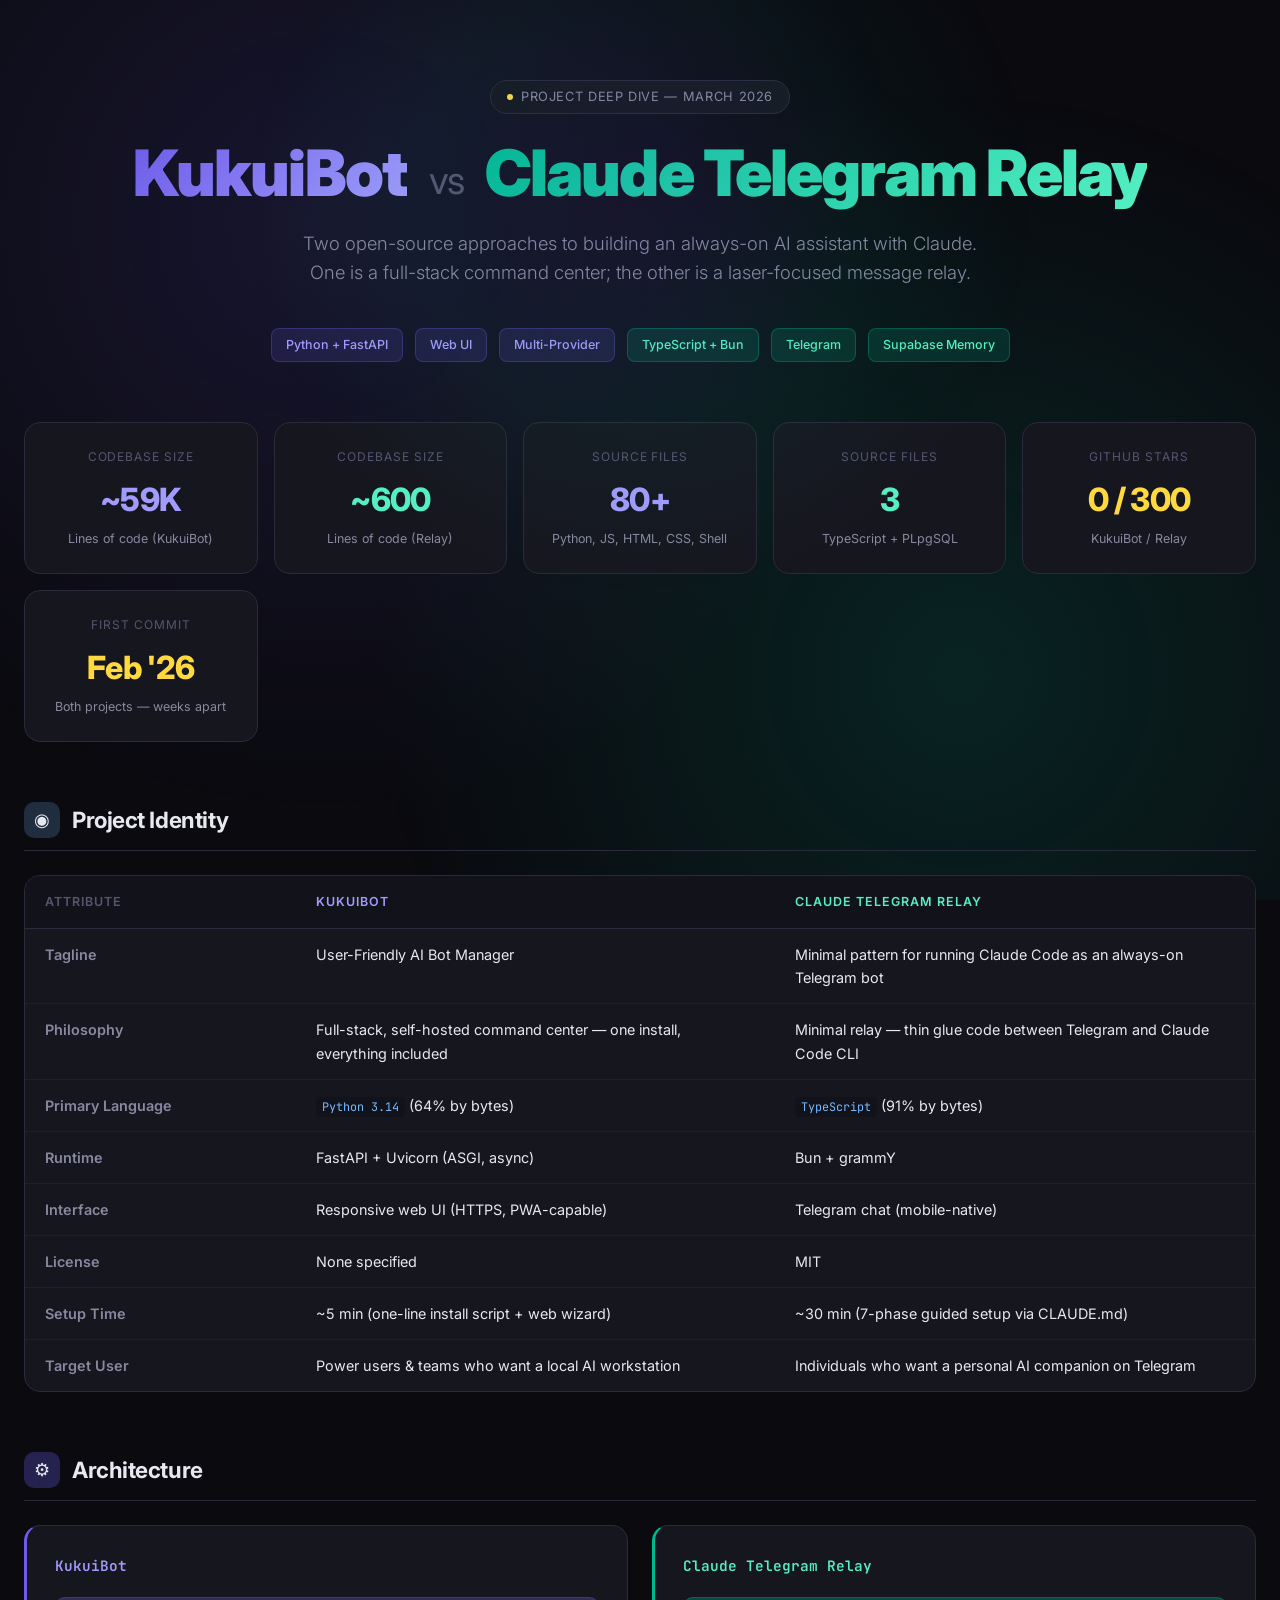
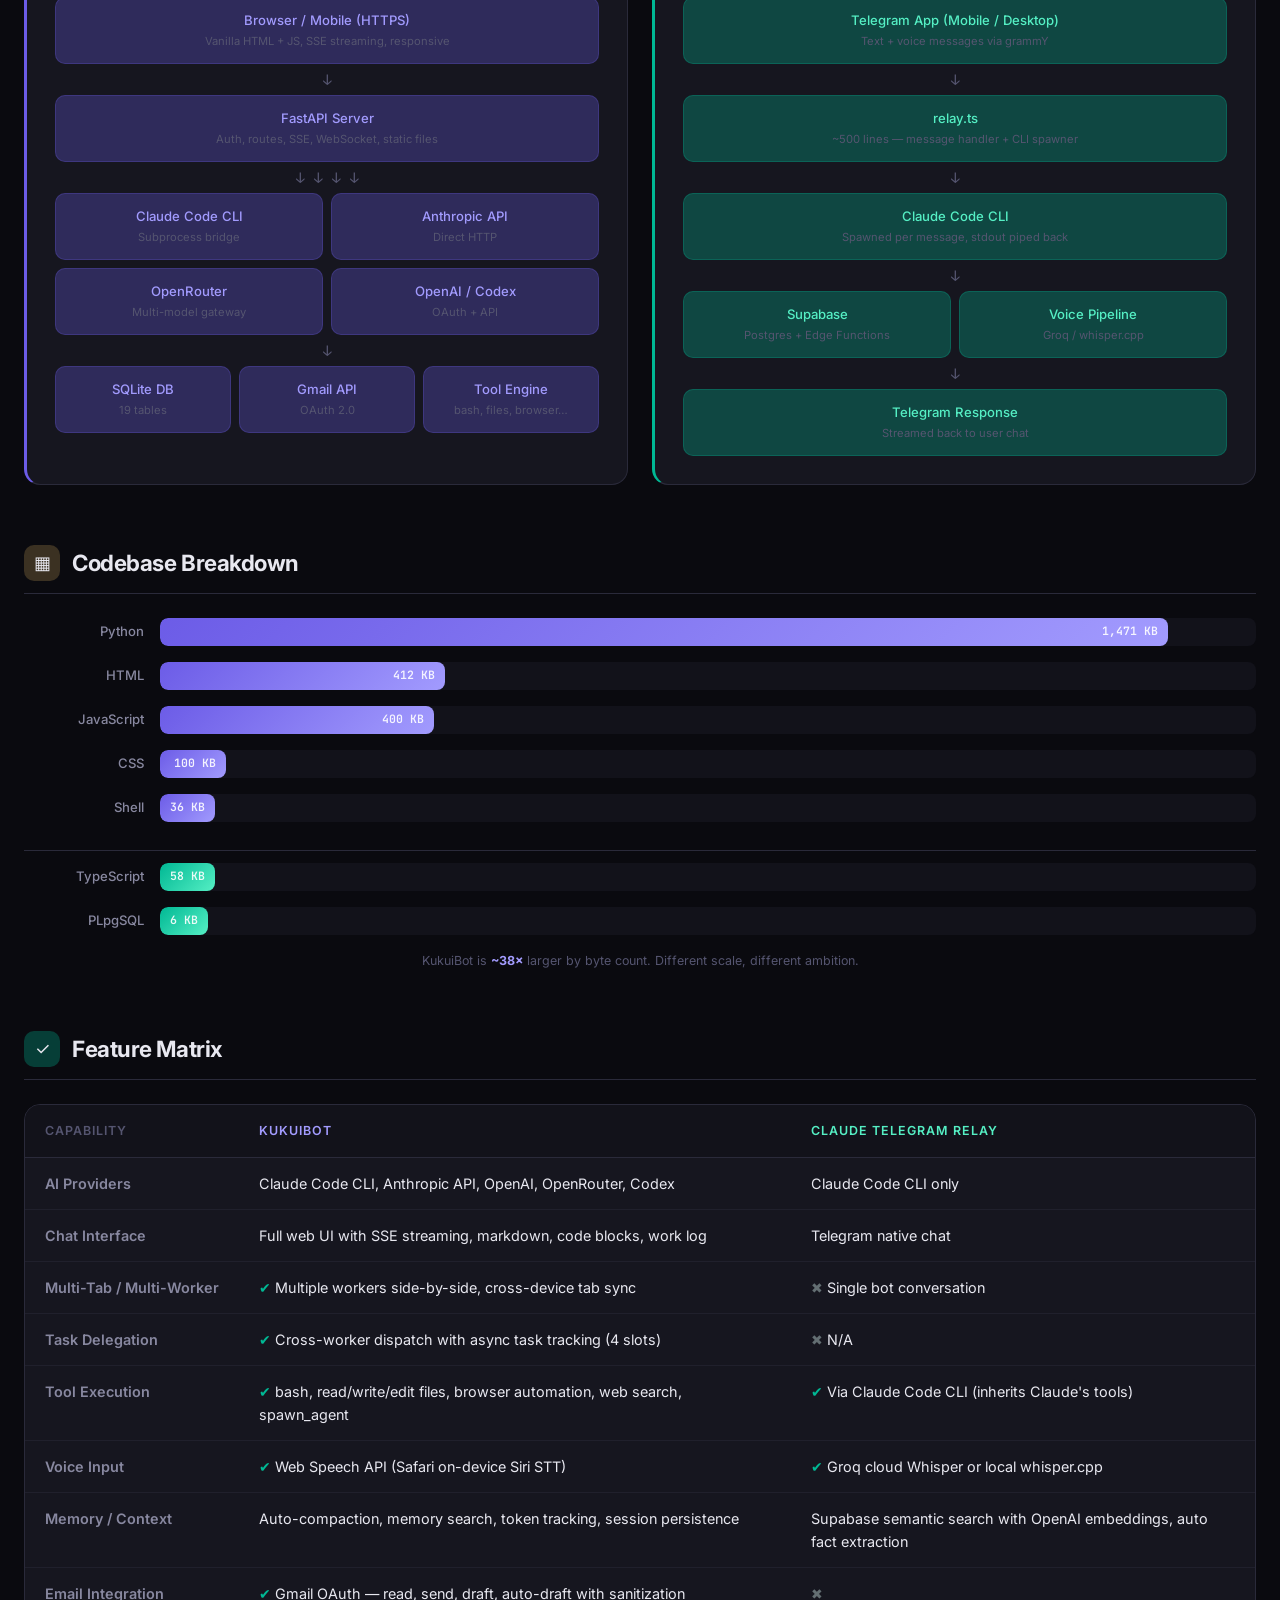
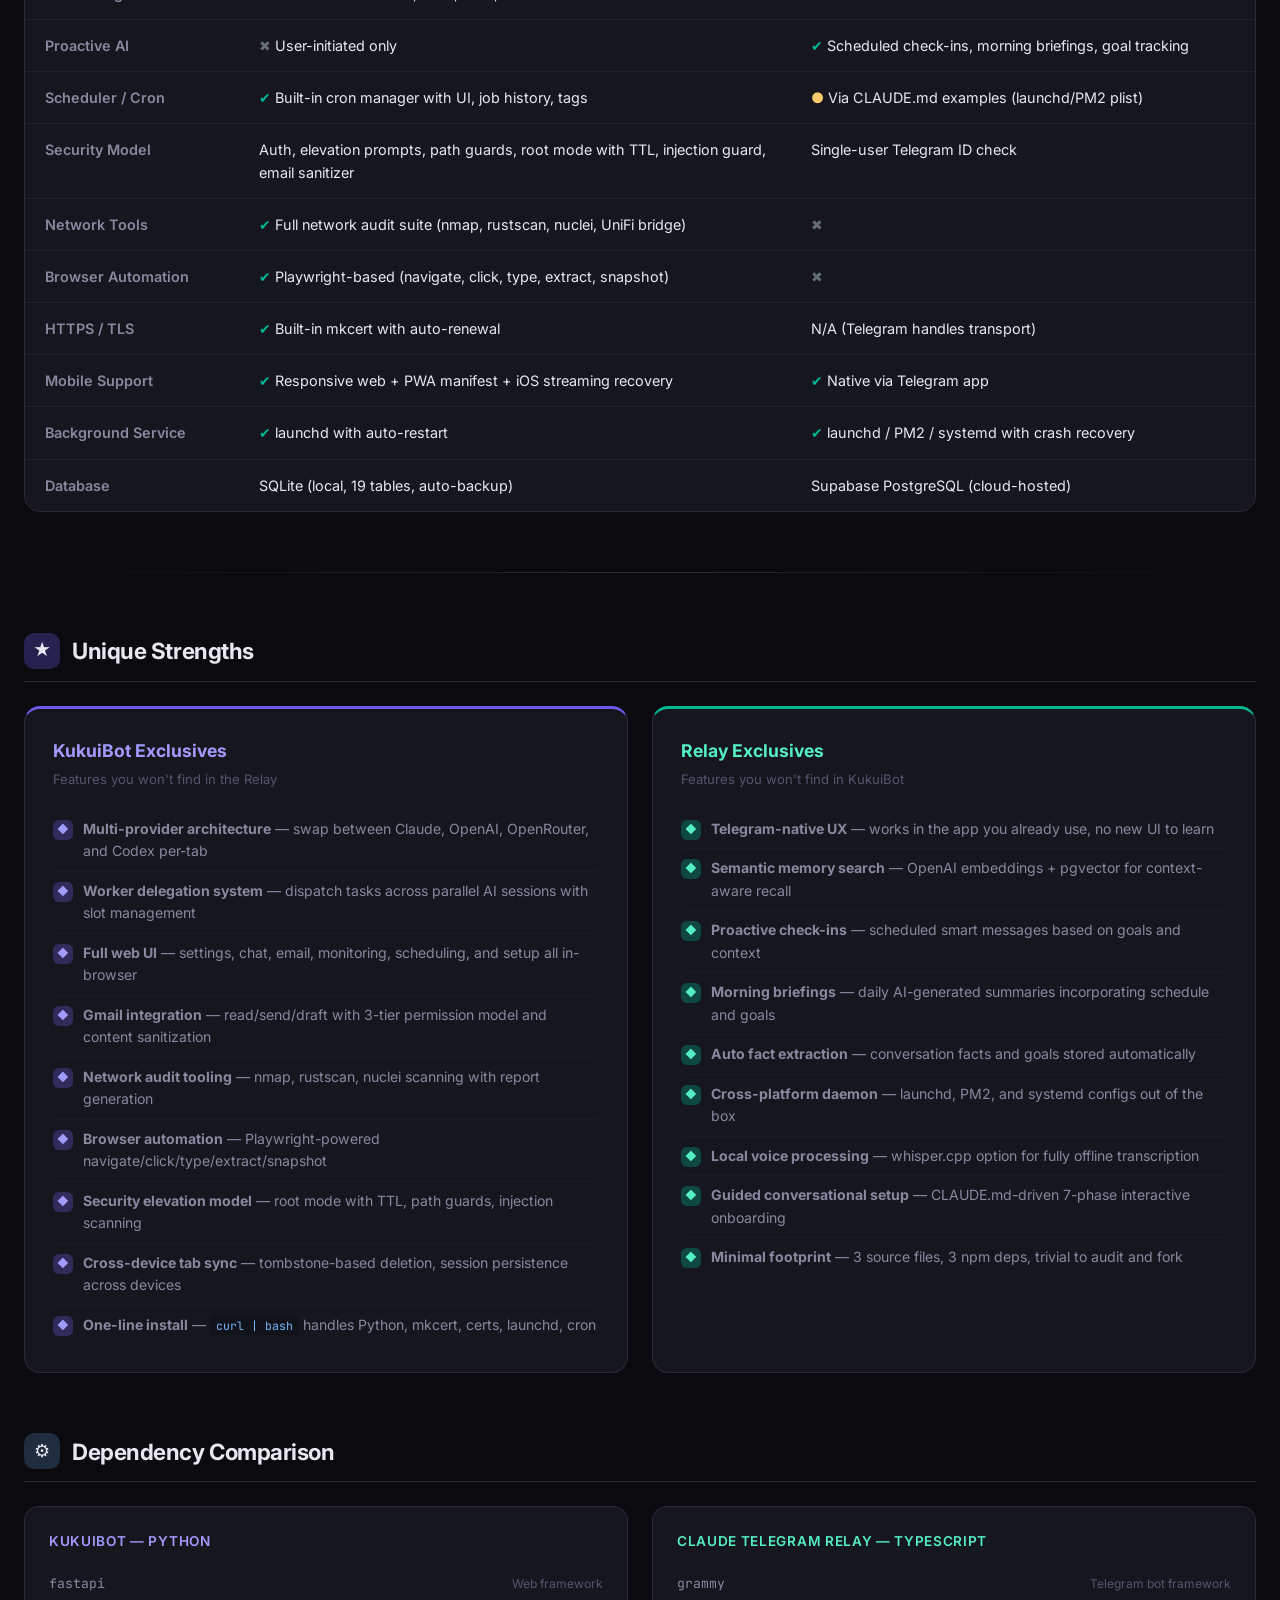
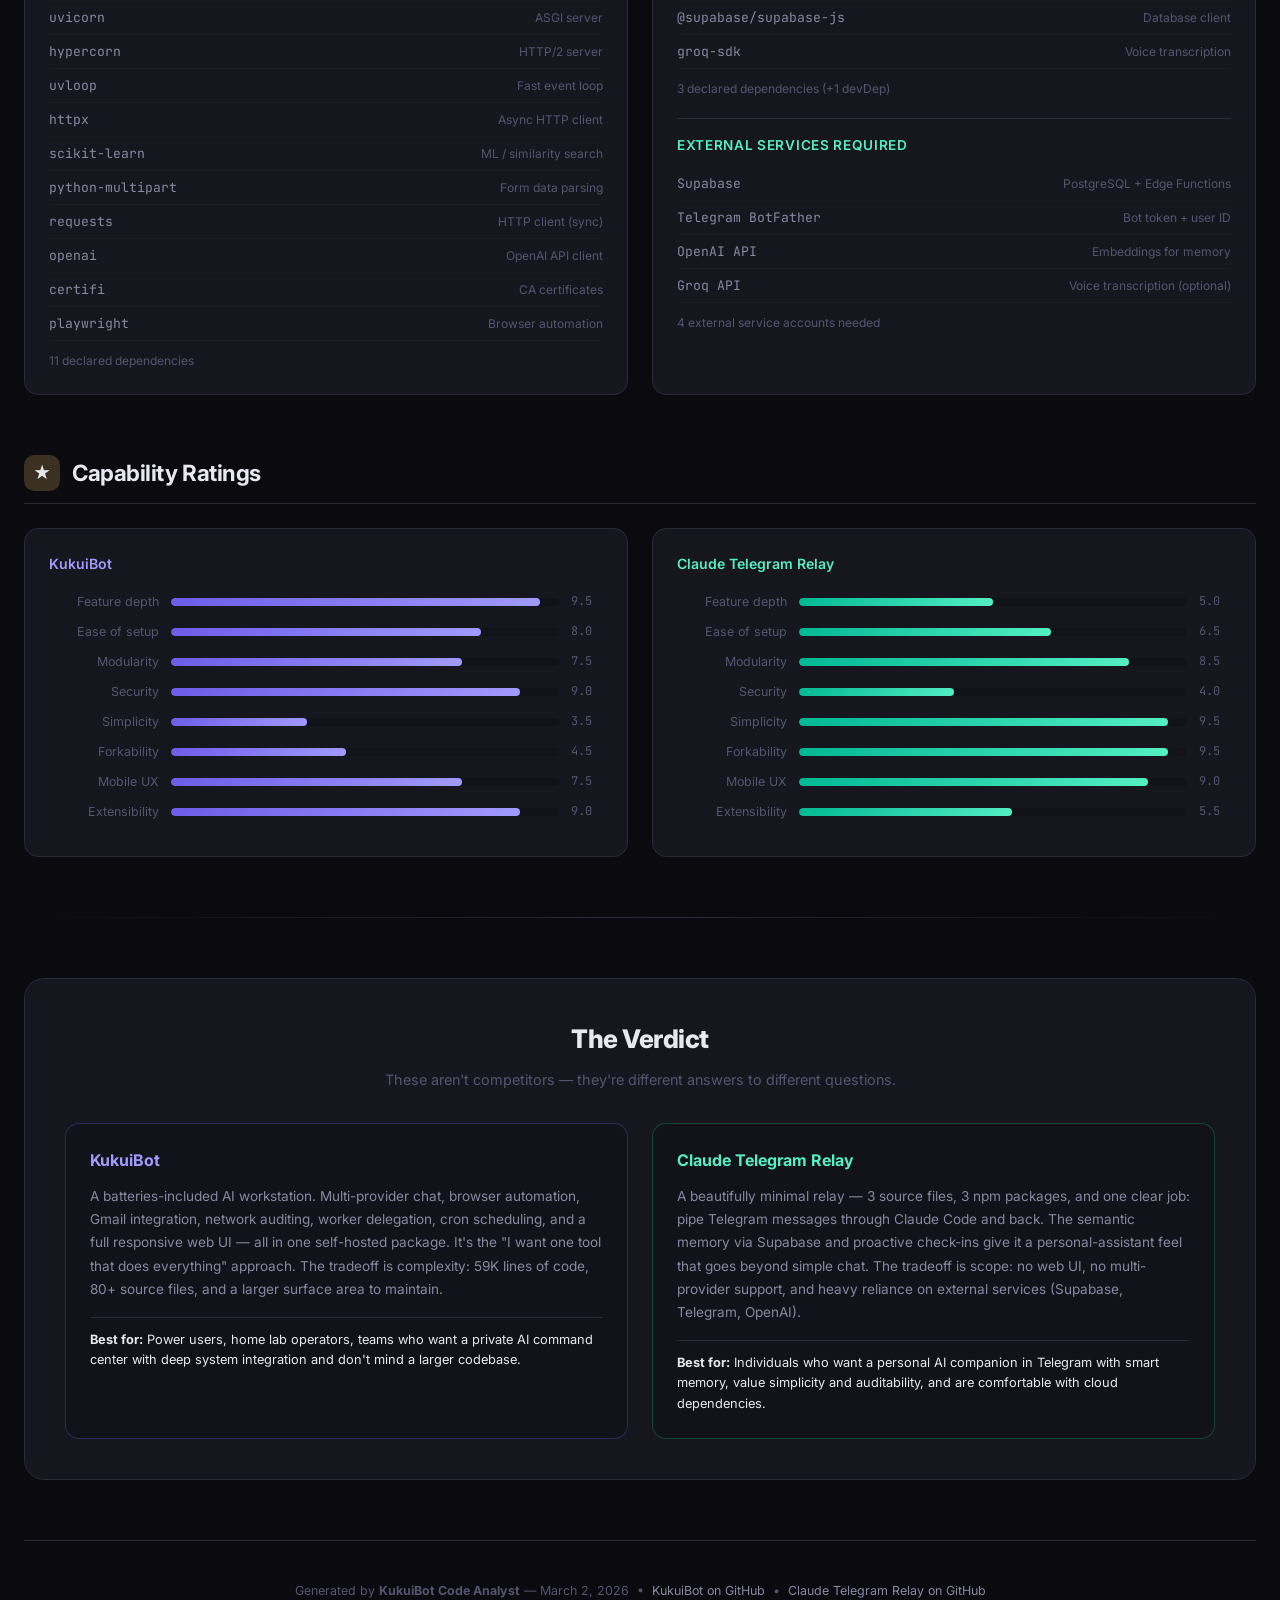
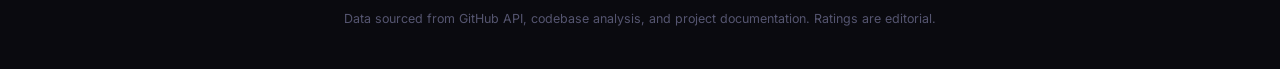
<file: static/project-comparison.html>
<!DOCTYPE html>
<html lang="en">
<head>
<meta charset="UTF-8">
<meta name="viewport" content="width=device-width, initial-scale=1.0">
<title>KukuiBot vs Claude Telegram Relay — Project Comparison</title>
<style>
  @import url('https://fonts.googleapis.com/css2?family=Inter:wght@300;400;500;600;700;800;900&family=JetBrains+Mono:wght@400;500;600&display=swap');

  :root {
    --bg-primary: #0a0a0f;
    --bg-secondary: #12121a;
    --bg-card: #16161f;
    --bg-card-hover: #1c1c28;
    --border: #2a2a3a;
    --border-glow: #3a3a5a;
    --text-primary: #e8e8f0;
    --text-secondary: #8888a0;
    --text-muted: #555570;
    --kukui-primary: #6c5ce7;
    --kukui-secondary: #a29bfe;
    --kukui-glow: rgba(108, 92, 231, 0.15);
    --kukui-glow-strong: rgba(108, 92, 231, 0.3);
    --relay-primary: #00b894;
    --relay-secondary: #55efc4;
    --relay-glow: rgba(0, 184, 148, 0.15);
    --relay-glow-strong: rgba(0, 184, 148, 0.3);
    --accent-yellow: #ffd93d;
    --accent-red: #ff6b6b;
    --accent-blue: #74b9ff;
    --accent-orange: #fdcb6e;
    --gradient-kukui: linear-gradient(135deg, #6c5ce7, #a29bfe);
    --gradient-relay: linear-gradient(135deg, #00b894, #55efc4);
    --gradient-hero: linear-gradient(135deg, #0a0a0f 0%, #1a1a2e 50%, #0a0a0f 100%);
  }

  * { margin: 0; padding: 0; box-sizing: border-box; }

  body {
    font-family: 'Inter', -apple-system, BlinkMacSystemFont, sans-serif;
    background: var(--bg-primary);
    color: var(--text-primary);
    line-height: 1.6;
    overflow-x: hidden;
  }

  /* Animated background */
  .bg-grid {
    position: fixed;
    top: 0; left: 0; right: 0; bottom: 0;
    background-image:
      radial-gradient(circle at 25% 25%, var(--kukui-glow) 0%, transparent 50%),
      radial-gradient(circle at 75% 75%, var(--relay-glow) 0%, transparent 50%);
    pointer-events: none;
    z-index: 0;
  }

  .container {
    position: relative;
    z-index: 1;
    max-width: 1400px;
    margin: 0 auto;
    padding: 0 24px;
  }

  /* === HERO === */
  .hero {
    padding: 80px 0 60px;
    text-align: center;
    position: relative;
  }

  .hero::before {
    content: '';
    position: absolute;
    top: -200px;
    left: 50%;
    transform: translateX(-50%);
    width: 800px;
    height: 800px;
    background: radial-gradient(circle, rgba(108,92,231,0.08) 0%, rgba(0,184,148,0.05) 40%, transparent 70%);
    pointer-events: none;
  }

  .hero-badge {
    display: inline-flex;
    align-items: center;
    gap: 8px;
    padding: 6px 16px;
    background: var(--bg-card);
    border: 1px solid var(--border);
    border-radius: 100px;
    font-size: 0.8rem;
    color: var(--text-secondary);
    margin-bottom: 24px;
    letter-spacing: 0.05em;
    text-transform: uppercase;
  }

  .hero-badge .dot {
    width: 6px; height: 6px;
    border-radius: 50%;
    background: var(--accent-yellow);
    animation: pulse 2s ease-in-out infinite;
  }

  @keyframes pulse {
    0%, 100% { opacity: 1; }
    50% { opacity: 0.4; }
  }

  .hero h1 {
    font-size: clamp(2.5rem, 5vw, 4rem);
    font-weight: 900;
    letter-spacing: -0.03em;
    line-height: 1.1;
    margin-bottom: 20px;
  }

  .hero h1 .kukui { background: var(--gradient-kukui); -webkit-background-clip: text; -webkit-text-fill-color: transparent; }
  .hero h1 .vs { color: var(--text-muted); font-weight: 400; font-size: 0.6em; vertical-align: middle; margin: 0 12px; }
  .hero h1 .relay { background: var(--gradient-relay); -webkit-background-clip: text; -webkit-text-fill-color: transparent; }

  .hero-sub {
    font-size: 1.15rem;
    color: var(--text-secondary);
    max-width: 700px;
    margin: 0 auto 40px;
    font-weight: 300;
  }

  .hero-tags {
    display: flex;
    justify-content: center;
    gap: 12px;
    flex-wrap: wrap;
  }

  .hero-tag {
    padding: 6px 14px;
    border-radius: 8px;
    font-size: 0.78rem;
    font-weight: 500;
    border: 1px solid var(--border);
  }

  .hero-tag.kukui { background: var(--kukui-glow); border-color: rgba(108,92,231,0.3); color: var(--kukui-secondary); }
  .hero-tag.relay { background: var(--relay-glow); border-color: rgba(0,184,148,0.3); color: var(--relay-secondary); }

  /* === QUICK STATS === */
  .stats-row {
    display: grid;
    grid-template-columns: repeat(auto-fit, minmax(200px, 1fr));
    gap: 16px;
    margin-bottom: 60px;
  }

  .stat-card {
    background: var(--bg-card);
    border: 1px solid var(--border);
    border-radius: 16px;
    padding: 24px;
    text-align: center;
    transition: all 0.3s ease;
  }

  .stat-card:hover {
    border-color: var(--border-glow);
    transform: translateY(-2px);
  }

  .stat-label {
    font-size: 0.75rem;
    color: var(--text-muted);
    text-transform: uppercase;
    letter-spacing: 0.08em;
    margin-bottom: 8px;
  }

  .stat-value {
    font-size: 2rem;
    font-weight: 800;
    letter-spacing: -0.02em;
  }

  .stat-sub {
    font-size: 0.78rem;
    color: var(--text-secondary);
    margin-top: 4px;
  }

  .stat-value.kukui { color: var(--kukui-secondary); }
  .stat-value.relay { color: var(--relay-secondary); }
  .stat-value.neutral { color: var(--accent-yellow); }

  /* === SECTION HEADERS === */
  .section {
    margin-bottom: 60px;
  }

  .section-header {
    display: flex;
    align-items: center;
    gap: 12px;
    margin-bottom: 24px;
    padding-bottom: 12px;
    border-bottom: 1px solid var(--border);
  }

  .section-icon {
    width: 36px;
    height: 36px;
    border-radius: 10px;
    display: flex;
    align-items: center;
    justify-content: center;
    font-size: 1.1rem;
    flex-shrink: 0;
  }

  .section-icon.purple { background: var(--kukui-glow-strong); }
  .section-icon.green { background: var(--relay-glow-strong); }
  .section-icon.blue { background: rgba(116,185,255,0.2); }
  .section-icon.orange { background: rgba(253,203,110,0.2); }

  .section-title {
    font-size: 1.4rem;
    font-weight: 700;
    letter-spacing: -0.02em;
  }

  /* === COMPARISON TABLE === */
  .comparison-table {
    width: 100%;
    border-collapse: separate;
    border-spacing: 0;
    background: var(--bg-card);
    border: 1px solid var(--border);
    border-radius: 16px;
    overflow: hidden;
    font-size: 0.9rem;
  }

  .comparison-table thead th {
    padding: 16px 20px;
    text-align: left;
    font-weight: 600;
    font-size: 0.78rem;
    text-transform: uppercase;
    letter-spacing: 0.08em;
    color: var(--text-muted);
    background: var(--bg-secondary);
    border-bottom: 1px solid var(--border);
  }

  .comparison-table thead th:nth-child(2) { color: var(--kukui-secondary); }
  .comparison-table thead th:nth-child(3) { color: var(--relay-secondary); }

  .comparison-table tbody td {
    padding: 14px 20px;
    border-bottom: 1px solid rgba(42,42,58,0.5);
    vertical-align: top;
  }

  .comparison-table tbody tr:last-child td { border-bottom: none; }

  .comparison-table tbody tr:hover {
    background: var(--bg-card-hover);
  }

  .comparison-table .row-label {
    font-weight: 600;
    color: var(--text-secondary);
    white-space: nowrap;
    min-width: 160px;
  }

  .comparison-table .check { color: #00b894; }
  .comparison-table .cross { color: #636e72; }
  .comparison-table .partial { color: var(--accent-orange); }

  /* === FEATURE MATRIX === */
  .feature-grid {
    display: grid;
    grid-template-columns: 1fr 1fr;
    gap: 24px;
  }

  @media (max-width: 768px) {
    .feature-grid { grid-template-columns: 1fr; }
  }

  .feature-panel {
    background: var(--bg-card);
    border: 1px solid var(--border);
    border-radius: 16px;
    padding: 28px;
    transition: all 0.3s ease;
  }

  .feature-panel:hover {
    border-color: var(--border-glow);
  }

  .feature-panel.kukui { border-top: 3px solid var(--kukui-primary); }
  .feature-panel.relay { border-top: 3px solid var(--relay-primary); }

  .panel-title {
    font-size: 1.1rem;
    font-weight: 700;
    margin-bottom: 4px;
  }

  .panel-title.kukui { color: var(--kukui-secondary); }
  .panel-title.relay { color: var(--relay-secondary); }

  .panel-desc {
    font-size: 0.82rem;
    color: var(--text-muted);
    margin-bottom: 20px;
  }

  .feature-list {
    list-style: none;
  }

  .feature-list li {
    display: flex;
    align-items: flex-start;
    gap: 10px;
    padding: 8px 0;
    border-bottom: 1px solid rgba(42,42,58,0.3);
    font-size: 0.88rem;
    color: var(--text-secondary);
  }

  .feature-list li:last-child { border-bottom: none; }

  .feature-list .icon {
    flex-shrink: 0;
    width: 20px;
    height: 20px;
    border-radius: 6px;
    display: flex;
    align-items: center;
    justify-content: center;
    font-size: 0.7rem;
    margin-top: 2px;
  }

  .feature-list .icon.k { background: var(--kukui-glow-strong); color: var(--kukui-secondary); }
  .feature-list .icon.r { background: var(--relay-glow-strong); color: var(--relay-secondary); }

  /* === CODE SIZE BARS === */
  .bar-chart {
    display: flex;
    flex-direction: column;
    gap: 16px;
  }

  .bar-item {
    display: flex;
    align-items: center;
    gap: 16px;
  }

  .bar-label {
    width: 120px;
    font-size: 0.82rem;
    color: var(--text-secondary);
    font-weight: 500;
    text-align: right;
    flex-shrink: 0;
  }

  .bar-track {
    flex: 1;
    height: 28px;
    background: var(--bg-secondary);
    border-radius: 8px;
    overflow: hidden;
    position: relative;
    display: flex;
  }

  .bar-fill {
    height: 100%;
    border-radius: 8px;
    display: flex;
    align-items: center;
    justify-content: flex-end;
    padding: 0 10px;
    font-size: 0.72rem;
    font-weight: 600;
    font-family: 'JetBrains Mono', monospace;
    color: rgba(255,255,255,0.9);
    min-width: fit-content;
    transition: width 1.5s cubic-bezier(0.16, 1, 0.3, 1);
  }

  .bar-fill.kukui { background: var(--gradient-kukui); }
  .bar-fill.relay { background: var(--gradient-relay); }

  /* === ARCHITECTURE DIAGRAM === */
  .arch-grid {
    display: grid;
    grid-template-columns: 1fr 1fr;
    gap: 24px;
  }

  @media (max-width: 768px) {
    .arch-grid { grid-template-columns: 1fr; }
  }

  .arch-panel {
    background: var(--bg-card);
    border: 1px solid var(--border);
    border-radius: 16px;
    padding: 28px;
  }

  .arch-panel.kukui { border-left: 3px solid var(--kukui-primary); }
  .arch-panel.relay { border-left: 3px solid var(--relay-primary); }

  .arch-title {
    font-family: 'JetBrains Mono', monospace;
    font-size: 0.9rem;
    font-weight: 600;
    margin-bottom: 20px;
  }

  .arch-flow {
    display: flex;
    flex-direction: column;
    gap: 0;
  }

  .arch-node {
    padding: 12px 16px;
    border-radius: 10px;
    font-size: 0.82rem;
    font-weight: 500;
    text-align: center;
    position: relative;
  }

  .arch-node.kukui-node {
    background: var(--kukui-glow-strong);
    border: 1px solid rgba(108,92,231,0.25);
    color: var(--kukui-secondary);
  }

  .arch-node.relay-node {
    background: var(--relay-glow-strong);
    border: 1px solid rgba(0,184,148,0.25);
    color: var(--relay-secondary);
  }

  .arch-arrow {
    text-align: center;
    color: var(--text-muted);
    font-size: 0.9rem;
    padding: 4px 0;
    font-family: 'JetBrains Mono', monospace;
  }

  .arch-node-sub {
    font-size: 0.7rem;
    color: var(--text-muted);
    font-weight: 400;
    display: block;
    margin-top: 2px;
  }

  /* === VERDICT === */
  .verdict {
    background: var(--bg-card);
    border: 1px solid var(--border);
    border-radius: 20px;
    padding: 40px;
    margin: 60px 0;
  }

  .verdict-title {
    font-size: 1.6rem;
    font-weight: 800;
    text-align: center;
    margin-bottom: 8px;
    letter-spacing: -0.02em;
  }

  .verdict-sub {
    text-align: center;
    color: var(--text-muted);
    font-size: 0.9rem;
    margin-bottom: 32px;
  }

  .verdict-grid {
    display: grid;
    grid-template-columns: 1fr 1fr;
    gap: 24px;
  }

  @media (max-width: 768px) {
    .verdict-grid { grid-template-columns: 1fr; }
  }

  .verdict-card {
    padding: 24px;
    border-radius: 14px;
    border: 1px solid var(--border);
    background: var(--bg-secondary);
  }

  .verdict-card.kukui { border-color: rgba(108,92,231,0.3); }
  .verdict-card.relay { border-color: rgba(0,184,148,0.3); }

  .verdict-card h3 {
    font-size: 1rem;
    font-weight: 700;
    margin-bottom: 12px;
  }

  .verdict-card.kukui h3 { color: var(--kukui-secondary); }
  .verdict-card.relay h3 { color: var(--relay-secondary); }

  .verdict-card p {
    font-size: 0.85rem;
    color: var(--text-secondary);
    line-height: 1.7;
  }

  .verdict-card .best-for {
    margin-top: 16px;
    padding-top: 12px;
    border-top: 1px solid var(--border);
    font-size: 0.8rem;
  }

  .verdict-card .best-for strong {
    color: var(--text-primary);
  }

  /* === FOOTER === */
  footer {
    text-align: center;
    padding: 40px 0;
    color: var(--text-muted);
    font-size: 0.78rem;
    border-top: 1px solid var(--border);
  }

  footer a {
    color: var(--text-secondary);
    text-decoration: none;
  }

  footer a:hover { text-decoration: underline; }

  /* === TOOLTIP === */
  .tip {
    position: relative;
    cursor: help;
    border-bottom: 1px dotted var(--text-muted);
  }

  .tip:hover::after {
    content: attr(data-tip);
    position: absolute;
    bottom: 100%;
    left: 50%;
    transform: translateX(-50%);
    padding: 6px 12px;
    background: var(--bg-secondary);
    border: 1px solid var(--border);
    border-radius: 8px;
    font-size: 0.75rem;
    color: var(--text-secondary);
    white-space: nowrap;
    z-index: 10;
  }

  /* Monospace highlights */
  code {
    font-family: 'JetBrains Mono', monospace;
    font-size: 0.82em;
    background: var(--bg-secondary);
    padding: 2px 6px;
    border-radius: 4px;
    color: var(--accent-blue);
  }

  /* === DEPENDENCY SECTION === */
  .dep-columns {
    display: grid;
    grid-template-columns: 1fr 1fr;
    gap: 24px;
  }

  @media (max-width: 768px) {
    .dep-columns { grid-template-columns: 1fr; }
  }

  .dep-card {
    background: var(--bg-card);
    border: 1px solid var(--border);
    border-radius: 14px;
    padding: 24px;
  }

  .dep-card h4 {
    font-size: 0.85rem;
    font-weight: 600;
    margin-bottom: 14px;
    text-transform: uppercase;
    letter-spacing: 0.05em;
  }

  .dep-item {
    display: flex;
    justify-content: space-between;
    align-items: center;
    padding: 6px 0;
    border-bottom: 1px solid rgba(42,42,58,0.3);
    font-size: 0.82rem;
  }

  .dep-item:last-child { border-bottom: none; }

  .dep-name {
    font-family: 'JetBrains Mono', monospace;
    color: var(--text-secondary);
  }

  .dep-role {
    color: var(--text-muted);
    font-size: 0.75rem;
  }

  /* Radar label */
  .radar-wrapper {
    display: grid;
    grid-template-columns: 1fr 1fr;
    gap: 24px;
    margin-top: 24px;
  }

  @media (max-width: 768px) {
    .radar-wrapper { grid-template-columns: 1fr; }
  }

  .radar-card {
    background: var(--bg-card);
    border: 1px solid var(--border);
    border-radius: 14px;
    padding: 24px;
  }

  .radar-card h4 {
    font-size: 0.88rem;
    font-weight: 600;
    margin-bottom: 16px;
  }

  .radar-row {
    display: flex;
    align-items: center;
    gap: 12px;
    margin-bottom: 10px;
  }

  .radar-label {
    width: 110px;
    font-size: 0.78rem;
    color: var(--text-muted);
    text-align: right;
    flex-shrink: 0;
  }

  .radar-bar-bg {
    flex: 1;
    height: 8px;
    background: var(--bg-secondary);
    border-radius: 4px;
    overflow: hidden;
  }

  .radar-bar-fill {
    height: 100%;
    border-radius: 4px;
    transition: width 1.5s cubic-bezier(0.16, 1, 0.3, 1);
  }

  .radar-bar-fill.kukui { background: var(--gradient-kukui); }
  .radar-bar-fill.relay { background: var(--gradient-relay); }

  .radar-val {
    width: 32px;
    font-size: 0.75rem;
    font-family: 'JetBrains Mono', monospace;
    color: var(--text-muted);
    flex-shrink: 0;
  }

  /* Separator line */
  .sep {
    height: 1px;
    background: linear-gradient(90deg, transparent, var(--border), transparent);
    margin: 60px 0;
  }
</style>
</head>
<body>
<div class="bg-grid"></div>
<div class="container">

  <!-- HERO -->
  <section class="hero">
    <div class="hero-badge"><span class="dot"></span> Project Deep Dive &mdash; March 2026</div>
    <h1>
      <span class="kukui">KukuiBot</span>
      <span class="vs">vs</span>
      <span class="relay">Claude Telegram Relay</span>
    </h1>
    <p class="hero-sub">
      Two open-source approaches to building an always-on AI assistant with Claude.
      One is a full-stack command center; the other is a laser-focused message relay.
    </p>
    <div class="hero-tags">
      <span class="hero-tag kukui">Python + FastAPI</span>
      <span class="hero-tag kukui">Web UI</span>
      <span class="hero-tag kukui">Multi-Provider</span>
      <span class="hero-tag relay">TypeScript + Bun</span>
      <span class="hero-tag relay">Telegram</span>
      <span class="hero-tag relay">Supabase Memory</span>
    </div>
  </section>

  <!-- QUICK STATS -->
  <div class="stats-row">
    <div class="stat-card">
      <div class="stat-label">Codebase Size</div>
      <div class="stat-value kukui">~59K</div>
      <div class="stat-sub">Lines of code (KukuiBot)</div>
    </div>
    <div class="stat-card">
      <div class="stat-label">Codebase Size</div>
      <div class="stat-value relay">~600</div>
      <div class="stat-sub">Lines of code (Relay)</div>
    </div>
    <div class="stat-card">
      <div class="stat-label">Source Files</div>
      <div class="stat-value kukui">80+</div>
      <div class="stat-sub">Python, JS, HTML, CSS, Shell</div>
    </div>
    <div class="stat-card">
      <div class="stat-label">Source Files</div>
      <div class="stat-value relay">3</div>
      <div class="stat-sub">TypeScript + PLpgSQL</div>
    </div>
    <div class="stat-card">
      <div class="stat-label">GitHub Stars</div>
      <div class="stat-value neutral">0 / 300</div>
      <div class="stat-sub">KukuiBot / Relay</div>
    </div>
    <div class="stat-card">
      <div class="stat-label">First Commit</div>
      <div class="stat-value neutral">Feb '26</div>
      <div class="stat-sub">Both projects &mdash; weeks apart</div>
    </div>
  </div>

  <!-- IDENTITY -->
  <section class="section">
    <div class="section-header">
      <div class="section-icon blue">&#9673;</div>
      <h2 class="section-title">Project Identity</h2>
    </div>
    <table class="comparison-table">
      <thead>
        <tr>
          <th style="width:22%">Attribute</th>
          <th style="width:39%">KukuiBot</th>
          <th style="width:39%">Claude Telegram Relay</th>
        </tr>
      </thead>
      <tbody>
        <tr>
          <td class="row-label">Tagline</td>
          <td>User-Friendly AI Bot Manager</td>
          <td>Minimal pattern for running Claude Code as an always-on Telegram bot</td>
        </tr>
        <tr>
          <td class="row-label">Philosophy</td>
          <td>Full-stack, self-hosted command center &mdash; one install, everything included</td>
          <td>Minimal relay &mdash; thin glue code between Telegram and Claude Code CLI</td>
        </tr>
        <tr>
          <td class="row-label">Primary Language</td>
          <td><code>Python 3.14</code> (64% by bytes)</td>
          <td><code>TypeScript</code> (91% by bytes)</td>
        </tr>
        <tr>
          <td class="row-label">Runtime</td>
          <td>FastAPI + Uvicorn (ASGI, async)</td>
          <td>Bun + grammY</td>
        </tr>
        <tr>
          <td class="row-label">Interface</td>
          <td>Responsive web UI (HTTPS, PWA-capable)</td>
          <td>Telegram chat (mobile-native)</td>
        </tr>
        <tr>
          <td class="row-label">License</td>
          <td>None specified</td>
          <td>MIT</td>
        </tr>
        <tr>
          <td class="row-label">Setup Time</td>
          <td>~5 min (one-line install script + web wizard)</td>
          <td>~30 min (7-phase guided setup via CLAUDE.md)</td>
        </tr>
        <tr>
          <td class="row-label">Target User</td>
          <td>Power users &amp; teams who want a local AI workstation</td>
          <td>Individuals who want a personal AI companion on Telegram</td>
        </tr>
      </tbody>
    </table>
  </section>

  <!-- ARCHITECTURE -->
  <section class="section">
    <div class="section-header">
      <div class="section-icon purple">&#9881;</div>
      <h2 class="section-title">Architecture</h2>
    </div>
    <div class="arch-grid">
      <div class="arch-panel kukui">
        <div class="arch-title" style="color:var(--kukui-secondary)">KukuiBot</div>
        <div class="arch-flow">
          <div class="arch-node kukui-node">
            Browser / Mobile (HTTPS)
            <span class="arch-node-sub">Vanilla HTML + JS, SSE streaming, responsive</span>
          </div>
          <div class="arch-arrow">&#x2193;</div>
          <div class="arch-node kukui-node">
            FastAPI Server
            <span class="arch-node-sub">Auth, routes, SSE, WebSocket, static files</span>
          </div>
          <div class="arch-arrow">&#x2193; &#x2193; &#x2193; &#x2193;</div>
          <div style="display:grid;grid-template-columns:1fr 1fr;gap:8px;">
            <div class="arch-node kukui-node">
              Claude Code CLI
              <span class="arch-node-sub">Subprocess bridge</span>
            </div>
            <div class="arch-node kukui-node">
              Anthropic API
              <span class="arch-node-sub">Direct HTTP</span>
            </div>
            <div class="arch-node kukui-node">
              OpenRouter
              <span class="arch-node-sub">Multi-model gateway</span>
            </div>
            <div class="arch-node kukui-node">
              OpenAI / Codex
              <span class="arch-node-sub">OAuth + API</span>
            </div>
          </div>
          <div class="arch-arrow">&#x2193;</div>
          <div style="display:grid;grid-template-columns:1fr 1fr 1fr;gap:8px;">
            <div class="arch-node kukui-node">
              SQLite DB
              <span class="arch-node-sub">19 tables</span>
            </div>
            <div class="arch-node kukui-node">
              Gmail API
              <span class="arch-node-sub">OAuth 2.0</span>
            </div>
            <div class="arch-node kukui-node">
              Tool Engine
              <span class="arch-node-sub">bash, files, browser&hellip;</span>
            </div>
          </div>
        </div>
      </div>
      <div class="arch-panel relay">
        <div class="arch-title" style="color:var(--relay-secondary)">Claude Telegram Relay</div>
        <div class="arch-flow">
          <div class="arch-node relay-node">
            Telegram App (Mobile / Desktop)
            <span class="arch-node-sub">Text + voice messages via grammY</span>
          </div>
          <div class="arch-arrow">&#x2193;</div>
          <div class="arch-node relay-node">
            relay.ts
            <span class="arch-node-sub">~500 lines &mdash; message handler + CLI spawner</span>
          </div>
          <div class="arch-arrow">&#x2193;</div>
          <div class="arch-node relay-node">
            Claude Code CLI
            <span class="arch-node-sub">Spawned per message, stdout piped back</span>
          </div>
          <div class="arch-arrow">&#x2193;</div>
          <div style="display:grid;grid-template-columns:1fr 1fr;gap:8px;">
            <div class="arch-node relay-node">
              Supabase
              <span class="arch-node-sub">Postgres + Edge Functions</span>
            </div>
            <div class="arch-node relay-node">
              Voice Pipeline
              <span class="arch-node-sub">Groq / whisper.cpp</span>
            </div>
          </div>
          <div class="arch-arrow">&#x2193;</div>
          <div class="arch-node relay-node">
            Telegram Response
            <span class="arch-node-sub">Streamed back to user chat</span>
          </div>
        </div>
      </div>
    </div>
  </section>

  <!-- CODEBASE SIZE -->
  <section class="section">
    <div class="section-header">
      <div class="section-icon orange">&#9638;</div>
      <h2 class="section-title">Codebase Breakdown</h2>
    </div>
    <div class="bar-chart">
      <div class="bar-item">
        <div class="bar-label">Python</div>
        <div class="bar-track">
          <div class="bar-fill kukui" style="width:92%">1,471 KB</div>
        </div>
      </div>
      <div class="bar-item">
        <div class="bar-label">HTML</div>
        <div class="bar-track">
          <div class="bar-fill kukui" style="width:26%">412 KB</div>
        </div>
      </div>
      <div class="bar-item">
        <div class="bar-label">JavaScript</div>
        <div class="bar-track">
          <div class="bar-fill kukui" style="width:25%">400 KB</div>
        </div>
      </div>
      <div class="bar-item">
        <div class="bar-label">CSS</div>
        <div class="bar-track">
          <div class="bar-fill kukui" style="width:6%">100 KB</div>
        </div>
      </div>
      <div class="bar-item">
        <div class="bar-label">Shell</div>
        <div class="bar-track">
          <div class="bar-fill kukui" style="width:3%">36 KB</div>
        </div>
      </div>
      <div class="bar-item" style="margin-top:12px; padding-top:12px; border-top:1px solid var(--border);">
        <div class="bar-label">TypeScript</div>
        <div class="bar-track">
          <div class="bar-fill relay" style="width:4%">58 KB</div>
        </div>
      </div>
      <div class="bar-item">
        <div class="bar-label">PLpgSQL</div>
        <div class="bar-track">
          <div class="bar-fill relay" style="width:1%">6 KB</div>
        </div>
      </div>
    </div>
    <p style="text-align:center; color:var(--text-muted); font-size:0.78rem; margin-top:16px;">
      KukuiBot is <strong style="color:var(--kukui-secondary)">~38&times;</strong> larger by byte count.
      Different scale, different ambition.
    </p>
  </section>

  <!-- FEATURE COMPARISON -->
  <section class="section">
    <div class="section-header">
      <div class="section-icon green">&#10003;</div>
      <h2 class="section-title">Feature Matrix</h2>
    </div>
    <table class="comparison-table">
      <thead>
        <tr>
          <th>Capability</th>
          <th>KukuiBot</th>
          <th>Claude Telegram Relay</th>
        </tr>
      </thead>
      <tbody>
        <tr>
          <td class="row-label">AI Providers</td>
          <td>Claude Code CLI, Anthropic API, OpenAI, OpenRouter, Codex</td>
          <td>Claude Code CLI only</td>
        </tr>
        <tr>
          <td class="row-label">Chat Interface</td>
          <td>Full web UI with SSE streaming, markdown, code blocks, work log</td>
          <td>Telegram native chat</td>
        </tr>
        <tr>
          <td class="row-label">Multi-Tab / Multi-Worker</td>
          <td><span class="check">&#10004;</span> Multiple workers side-by-side, cross-device tab sync</td>
          <td><span class="cross">&#10006;</span> Single bot conversation</td>
        </tr>
        <tr>
          <td class="row-label">Task Delegation</td>
          <td><span class="check">&#10004;</span> Cross-worker dispatch with async task tracking (4 slots)</td>
          <td><span class="cross">&#10006;</span> N/A</td>
        </tr>
        <tr>
          <td class="row-label">Tool Execution</td>
          <td><span class="check">&#10004;</span> bash, read/write/edit files, browser automation, web search, spawn_agent</td>
          <td><span class="check">&#10004;</span> Via Claude Code CLI (inherits Claude's tools)</td>
        </tr>
        <tr>
          <td class="row-label">Voice Input</td>
          <td><span class="check">&#10004;</span> Web Speech API (Safari on-device Siri STT)</td>
          <td><span class="check">&#10004;</span> Groq cloud Whisper or local whisper.cpp</td>
        </tr>
        <tr>
          <td class="row-label">Memory / Context</td>
          <td>Auto-compaction, memory search, token tracking, session persistence</td>
          <td>Supabase semantic search with OpenAI embeddings, auto fact extraction</td>
        </tr>
        <tr>
          <td class="row-label">Email Integration</td>
          <td><span class="check">&#10004;</span> Gmail OAuth &mdash; read, send, draft, auto-draft with sanitization</td>
          <td><span class="cross">&#10006;</span></td>
        </tr>
        <tr>
          <td class="row-label">Proactive AI</td>
          <td><span class="cross">&#10006;</span> User-initiated only</td>
          <td><span class="check">&#10004;</span> Scheduled check-ins, morning briefings, goal tracking</td>
        </tr>
        <tr>
          <td class="row-label">Scheduler / Cron</td>
          <td><span class="check">&#10004;</span> Built-in cron manager with UI, job history, tags</td>
          <td><span class="partial">&#9679;</span> Via CLAUDE.md examples (launchd/PM2 plist)</td>
        </tr>
        <tr>
          <td class="row-label">Security Model</td>
          <td>Auth, elevation prompts, path guards, root mode with TTL, injection guard, email sanitizer</td>
          <td>Single-user Telegram ID check</td>
        </tr>
        <tr>
          <td class="row-label">Network Tools</td>
          <td><span class="check">&#10004;</span> Full network audit suite (nmap, rustscan, nuclei, UniFi bridge)</td>
          <td><span class="cross">&#10006;</span></td>
        </tr>
        <tr>
          <td class="row-label">Browser Automation</td>
          <td><span class="check">&#10004;</span> Playwright-based (navigate, click, type, extract, snapshot)</td>
          <td><span class="cross">&#10006;</span></td>
        </tr>
        <tr>
          <td class="row-label">HTTPS / TLS</td>
          <td><span class="check">&#10004;</span> Built-in mkcert with auto-renewal</td>
          <td>N/A (Telegram handles transport)</td>
        </tr>
        <tr>
          <td class="row-label">Mobile Support</td>
          <td><span class="check">&#10004;</span> Responsive web + PWA manifest + iOS streaming recovery</td>
          <td><span class="check">&#10004;</span> Native via Telegram app</td>
        </tr>
        <tr>
          <td class="row-label">Background Service</td>
          <td><span class="check">&#10004;</span> launchd with auto-restart</td>
          <td><span class="check">&#10004;</span> launchd / PM2 / systemd with crash recovery</td>
        </tr>
        <tr>
          <td class="row-label">Database</td>
          <td>SQLite (local, 19 tables, auto-backup)</td>
          <td>Supabase PostgreSQL (cloud-hosted)</td>
        </tr>
      </tbody>
    </table>
  </section>

  <div class="sep"></div>

  <!-- UNIQUE STRENGTHS -->
  <section class="section">
    <div class="section-header">
      <div class="section-icon purple">&#9733;</div>
      <h2 class="section-title">Unique Strengths</h2>
    </div>
    <div class="feature-grid">
      <div class="feature-panel kukui">
        <div class="panel-title kukui">KukuiBot Exclusives</div>
        <div class="panel-desc">Features you won't find in the Relay</div>
        <ul class="feature-list">
          <li><span class="icon k">&#9670;</span> <div><strong>Multi-provider architecture</strong> &mdash; swap between Claude, OpenAI, OpenRouter, and Codex per-tab</div></li>
          <li><span class="icon k">&#9670;</span> <div><strong>Worker delegation system</strong> &mdash; dispatch tasks across parallel AI sessions with slot management</div></li>
          <li><span class="icon k">&#9670;</span> <div><strong>Full web UI</strong> &mdash; settings, chat, email, monitoring, scheduling, and setup all in-browser</div></li>
          <li><span class="icon k">&#9670;</span> <div><strong>Gmail integration</strong> &mdash; read/send/draft with 3-tier permission model and content sanitization</div></li>
          <li><span class="icon k">&#9670;</span> <div><strong>Network audit tooling</strong> &mdash; nmap, rustscan, nuclei scanning with report generation</div></li>
          <li><span class="icon k">&#9670;</span> <div><strong>Browser automation</strong> &mdash; Playwright-powered navigate/click/type/extract/snapshot</div></li>
          <li><span class="icon k">&#9670;</span> <div><strong>Security elevation model</strong> &mdash; root mode with TTL, path guards, injection scanning</div></li>
          <li><span class="icon k">&#9670;</span> <div><strong>Cross-device tab sync</strong> &mdash; tombstone-based deletion, session persistence across devices</div></li>
          <li><span class="icon k">&#9670;</span> <div><strong>One-line install</strong> &mdash; <code>curl | bash</code> handles Python, mkcert, certs, launchd, cron</div></li>
        </ul>
      </div>
      <div class="feature-panel relay">
        <div class="panel-title relay">Relay Exclusives</div>
        <div class="panel-desc">Features you won't find in KukuiBot</div>
        <ul class="feature-list">
          <li><span class="icon r">&#9670;</span> <div><strong>Telegram-native UX</strong> &mdash; works in the app you already use, no new UI to learn</div></li>
          <li><span class="icon r">&#9670;</span> <div><strong>Semantic memory search</strong> &mdash; OpenAI embeddings + pgvector for context-aware recall</div></li>
          <li><span class="icon r">&#9670;</span> <div><strong>Proactive check-ins</strong> &mdash; scheduled smart messages based on goals and context</div></li>
          <li><span class="icon r">&#9670;</span> <div><strong>Morning briefings</strong> &mdash; daily AI-generated summaries incorporating schedule and goals</div></li>
          <li><span class="icon r">&#9670;</span> <div><strong>Auto fact extraction</strong> &mdash; conversation facts and goals stored automatically</div></li>
          <li><span class="icon r">&#9670;</span> <div><strong>Cross-platform daemon</strong> &mdash; launchd, PM2, and systemd configs out of the box</div></li>
          <li><span class="icon r">&#9670;</span> <div><strong>Local voice processing</strong> &mdash; whisper.cpp option for fully offline transcription</div></li>
          <li><span class="icon r">&#9670;</span> <div><strong>Guided conversational setup</strong> &mdash; CLAUDE.md-driven 7-phase interactive onboarding</div></li>
          <li><span class="icon r">&#9670;</span> <div><strong>Minimal footprint</strong> &mdash; 3 source files, 3 npm deps, trivial to audit and fork</div></li>
        </ul>
      </div>
    </div>
  </section>

  <!-- DEPENDENCIES -->
  <section class="section">
    <div class="section-header">
      <div class="section-icon blue">&#9881;</div>
      <h2 class="section-title">Dependency Comparison</h2>
    </div>
    <div class="dep-columns">
      <div class="dep-card">
        <h4 style="color:var(--kukui-secondary)">KukuiBot &mdash; Python</h4>
        <div class="dep-item"><span class="dep-name">fastapi</span> <span class="dep-role">Web framework</span></div>
        <div class="dep-item"><span class="dep-name">uvicorn</span> <span class="dep-role">ASGI server</span></div>
        <div class="dep-item"><span class="dep-name">hypercorn</span> <span class="dep-role">HTTP/2 server</span></div>
        <div class="dep-item"><span class="dep-name">uvloop</span> <span class="dep-role">Fast event loop</span></div>
        <div class="dep-item"><span class="dep-name">httpx</span> <span class="dep-role">Async HTTP client</span></div>
        <div class="dep-item"><span class="dep-name">scikit-learn</span> <span class="dep-role">ML / similarity search</span></div>
        <div class="dep-item"><span class="dep-name">python-multipart</span> <span class="dep-role">Form data parsing</span></div>
        <div class="dep-item"><span class="dep-name">requests</span> <span class="dep-role">HTTP client (sync)</span></div>
        <div class="dep-item"><span class="dep-name">openai</span> <span class="dep-role">OpenAI API client</span></div>
        <div class="dep-item"><span class="dep-name">certifi</span> <span class="dep-role">CA certificates</span></div>
        <div class="dep-item"><span class="dep-name">playwright</span> <span class="dep-role">Browser automation</span></div>
        <div style="margin-top:10px; font-size:0.75rem; color:var(--text-muted);">11 declared dependencies</div>
      </div>
      <div class="dep-card">
        <h4 style="color:var(--relay-secondary)">Claude Telegram Relay &mdash; TypeScript</h4>
        <div class="dep-item"><span class="dep-name">grammy</span> <span class="dep-role">Telegram bot framework</span></div>
        <div class="dep-item"><span class="dep-name">@supabase/supabase-js</span> <span class="dep-role">Database client</span></div>
        <div class="dep-item"><span class="dep-name">groq-sdk</span> <span class="dep-role">Voice transcription</span></div>
        <div style="margin-top:10px; font-size:0.75rem; color:var(--text-muted);">3 declared dependencies (+1 devDep)</div>
        <div style="margin-top:20px; padding-top:16px; border-top:1px solid var(--border);">
          <h4 style="color:var(--relay-secondary); margin-bottom:10px;">External Services Required</h4>
          <div class="dep-item"><span class="dep-name">Supabase</span> <span class="dep-role">PostgreSQL + Edge Functions</span></div>
          <div class="dep-item"><span class="dep-name">Telegram BotFather</span> <span class="dep-role">Bot token + user ID</span></div>
          <div class="dep-item"><span class="dep-name">OpenAI API</span> <span class="dep-role">Embeddings for memory</span></div>
          <div class="dep-item"><span class="dep-name">Groq API</span> <span class="dep-role">Voice transcription (optional)</span></div>
          <div style="margin-top:10px; font-size:0.75rem; color:var(--text-muted);">4 external service accounts needed</div>
        </div>
      </div>
    </div>
  </section>

  <!-- CAPABILITY RATINGS -->
  <section class="section">
    <div class="section-header">
      <div class="section-icon orange">&#9733;</div>
      <h2 class="section-title">Capability Ratings</h2>
    </div>
    <div class="radar-wrapper">
      <div class="radar-card">
        <h4 style="color:var(--kukui-secondary)">KukuiBot</h4>
        <div class="radar-row"><span class="radar-label">Feature depth</span><div class="radar-bar-bg"><div class="radar-bar-fill kukui" style="width:95%"></div></div><span class="radar-val">9.5</span></div>
        <div class="radar-row"><span class="radar-label">Ease of setup</span><div class="radar-bar-bg"><div class="radar-bar-fill kukui" style="width:80%"></div></div><span class="radar-val">8.0</span></div>
        <div class="radar-row"><span class="radar-label">Modularity</span><div class="radar-bar-bg"><div class="radar-bar-fill kukui" style="width:75%"></div></div><span class="radar-val">7.5</span></div>
        <div class="radar-row"><span class="radar-label">Security</span><div class="radar-bar-bg"><div class="radar-bar-fill kukui" style="width:90%"></div></div><span class="radar-val">9.0</span></div>
        <div class="radar-row"><span class="radar-label">Simplicity</span><div class="radar-bar-bg"><div class="radar-bar-fill kukui" style="width:35%"></div></div><span class="radar-val">3.5</span></div>
        <div class="radar-row"><span class="radar-label">Forkability</span><div class="radar-bar-bg"><div class="radar-bar-fill kukui" style="width:45%"></div></div><span class="radar-val">4.5</span></div>
        <div class="radar-row"><span class="radar-label">Mobile UX</span><div class="radar-bar-bg"><div class="radar-bar-fill kukui" style="width:75%"></div></div><span class="radar-val">7.5</span></div>
        <div class="radar-row"><span class="radar-label">Extensibility</span><div class="radar-bar-bg"><div class="radar-bar-fill kukui" style="width:90%"></div></div><span class="radar-val">9.0</span></div>
      </div>
      <div class="radar-card">
        <h4 style="color:var(--relay-secondary)">Claude Telegram Relay</h4>
        <div class="radar-row"><span class="radar-label">Feature depth</span><div class="radar-bar-bg"><div class="radar-bar-fill relay" style="width:50%"></div></div><span class="radar-val">5.0</span></div>
        <div class="radar-row"><span class="radar-label">Ease of setup</span><div class="radar-bar-bg"><div class="radar-bar-fill relay" style="width:65%"></div></div><span class="radar-val">6.5</span></div>
        <div class="radar-row"><span class="radar-label">Modularity</span><div class="radar-bar-bg"><div class="radar-bar-fill relay" style="width:85%"></div></div><span class="radar-val">8.5</span></div>
        <div class="radar-row"><span class="radar-label">Security</span><div class="radar-bar-bg"><div class="radar-bar-fill relay" style="width:40%"></div></div><span class="radar-val">4.0</span></div>
        <div class="radar-row"><span class="radar-label">Simplicity</span><div class="radar-bar-bg"><div class="radar-bar-fill relay" style="width:95%"></div></div><span class="radar-val">9.5</span></div>
        <div class="radar-row"><span class="radar-label">Forkability</span><div class="radar-bar-bg"><div class="radar-bar-fill relay" style="width:95%"></div></div><span class="radar-val">9.5</span></div>
        <div class="radar-row"><span class="radar-label">Mobile UX</span><div class="radar-bar-bg"><div class="radar-bar-fill relay" style="width:90%"></div></div><span class="radar-val">9.0</span></div>
        <div class="radar-row"><span class="radar-label">Extensibility</span><div class="radar-bar-bg"><div class="radar-bar-fill relay" style="width:55%"></div></div><span class="radar-val">5.5</span></div>
      </div>
    </div>
  </section>

  <div class="sep"></div>

  <!-- VERDICT -->
  <section class="verdict">
    <div class="verdict-title">The Verdict</div>
    <div class="verdict-sub">These aren't competitors &mdash; they're different answers to different questions.</div>
    <div class="verdict-grid">
      <div class="verdict-card kukui">
        <h3>KukuiBot</h3>
        <p>
          A batteries-included AI workstation. Multi-provider chat, browser automation, Gmail integration,
          network auditing, worker delegation, cron scheduling, and a full responsive web UI &mdash; all in one
          self-hosted package. It's the "I want one tool that does everything" approach. The tradeoff is
          complexity: 59K lines of code, 80+ source files, and a larger surface area to maintain.
        </p>
        <div class="best-for">
          <strong>Best for:</strong> Power users, home lab operators, teams who want a private AI command center
          with deep system integration and don't mind a larger codebase.
        </div>
      </div>
      <div class="verdict-card relay">
        <h3>Claude Telegram Relay</h3>
        <p>
          A beautifully minimal relay &mdash; 3 source files, 3 npm packages, and one clear job: pipe
          Telegram messages through Claude Code and back. The semantic memory via Supabase and proactive
          check-ins give it a personal-assistant feel that goes beyond simple chat. The tradeoff is scope:
          no web UI, no multi-provider support, and heavy reliance on external services (Supabase, Telegram, OpenAI).
        </p>
        <div class="best-for">
          <strong>Best for:</strong> Individuals who want a personal AI companion in Telegram with smart memory,
          value simplicity and auditability, and are comfortable with cloud dependencies.
        </div>
      </div>
    </div>
  </section>

  <!-- FOOTER -->
  <footer>
    <p>
      Generated by <strong>KukuiBot Code Analyst</strong> &mdash; March 2, 2026
      &nbsp;&bull;&nbsp;
      <a href="https://github.com/ryanjw888/KukuiBot">KukuiBot on GitHub</a>
      &nbsp;&bull;&nbsp;
      <a href="https://github.com/godagoo/claude-telegram-relay">Claude Telegram Relay on GitHub</a>
    </p>
    <p style="margin-top:8px; color:var(--text-muted);">
      Data sourced from GitHub API, codebase analysis, and project documentation. Ratings are editorial.
    </p>
  </footer>

</div>
</body>
</html>
</file>
